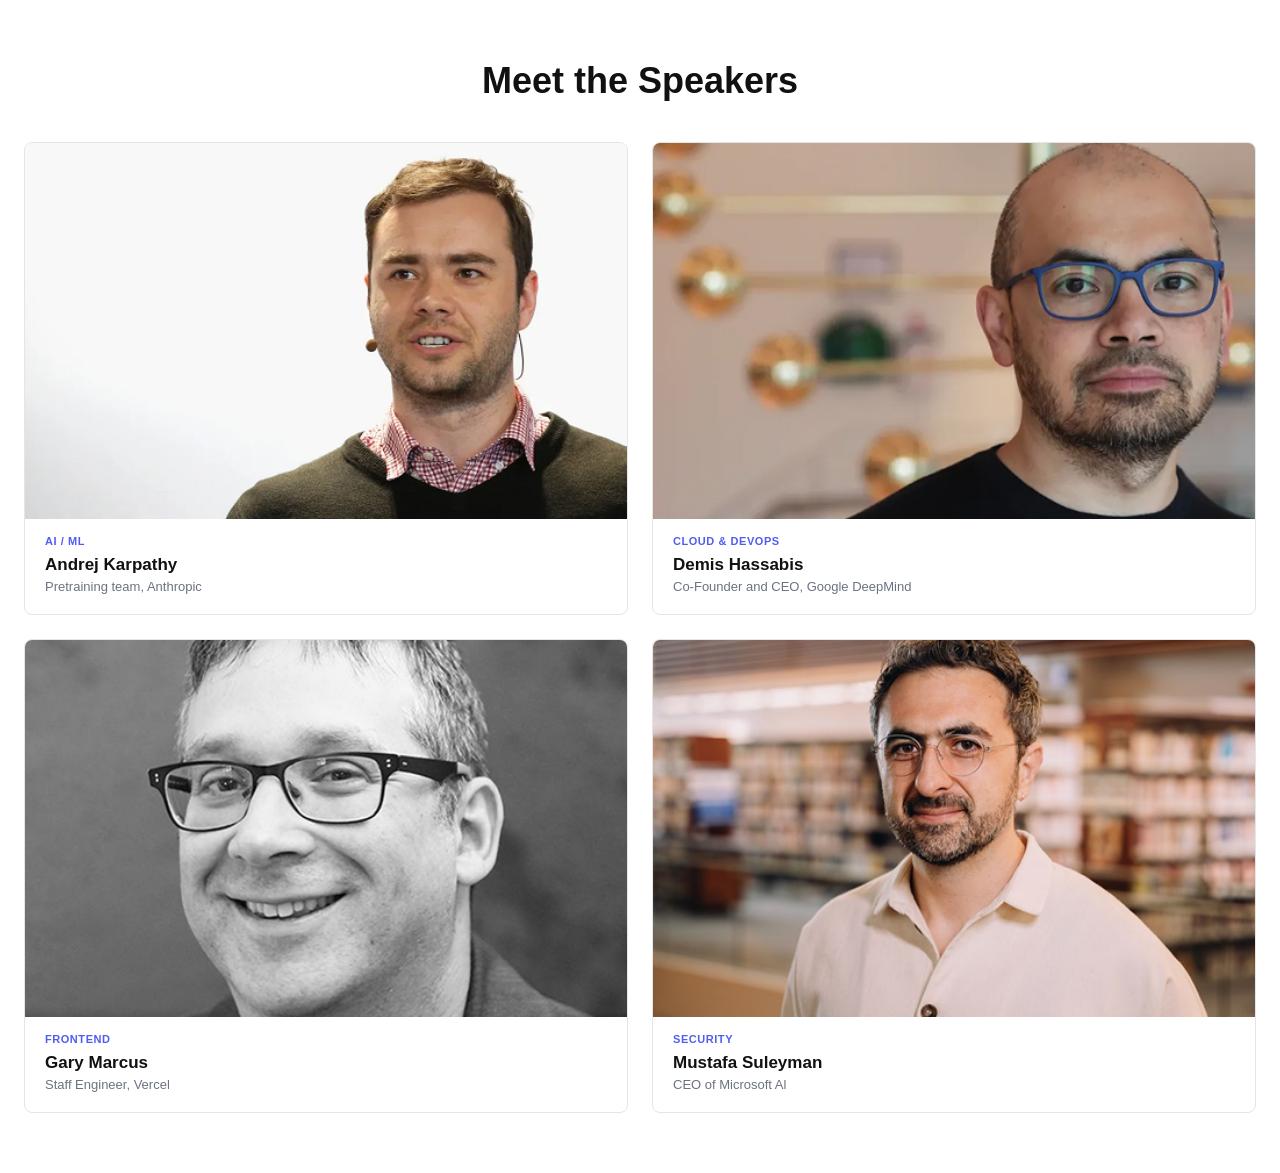
<file: card.html>
<!DOCTYPE html>
<html lang="en">
<head>
<meta charset="UTF-8">
<title>Meet the Speakers</title>
<link rel="stylesheet" href="./card.css">
</head>
<body>

  <h2 class="section-title">Meet the Speakers</h2>

  <div class="speakers-grid">

    <div class="speaker-card">
      <img class="speaker-photo" src="./image/andrej.png" alt="Speaker photo">
      <div class="speaker-info">
        <div class="speaker-tag">AI / ML</div>
        <div class="speaker-name">Andrej Karpathy</div>
        <div class="speaker-role">Pretraining team, Anthropic</div>
      </div>
    </div>

    <div class="speaker-card">
      <img class="speaker-photo" src="./image/demis.png" alt="Speaker photo">
      <div class="speaker-info">
        <div class="speaker-tag">Cloud &amp; DevOps</div>
        <div class="speaker-name">Demis Hassabis</div>
        <div class="speaker-role">Co-Founder and CEO, Google DeepMind</div>
      </div>
    </div>

    <div class="speaker-card">
      <img class="speaker-photo" src="./image/gary.png" alt="Speaker photo">
      <div class="speaker-info">
        <div class="speaker-tag">Frontend</div>
        <div class="speaker-name">Gary Marcus</div>
        <div class="speaker-role">Staff Engineer, Vercel</div>
      </div>
    </div>

    <div class="speaker-card">
      <img class="speaker-photo" src="./image/mustafa.png" alt="Speaker photo">
      <div class="speaker-info">
        <div class="speaker-tag">Security</div>
        <div class="speaker-name">Mustafa Suleyman</div>
        <div class="speaker-role">CEO of Microsoft Al</div>
      </div>
    </div>

  </div>

</body>
</html>
</file>
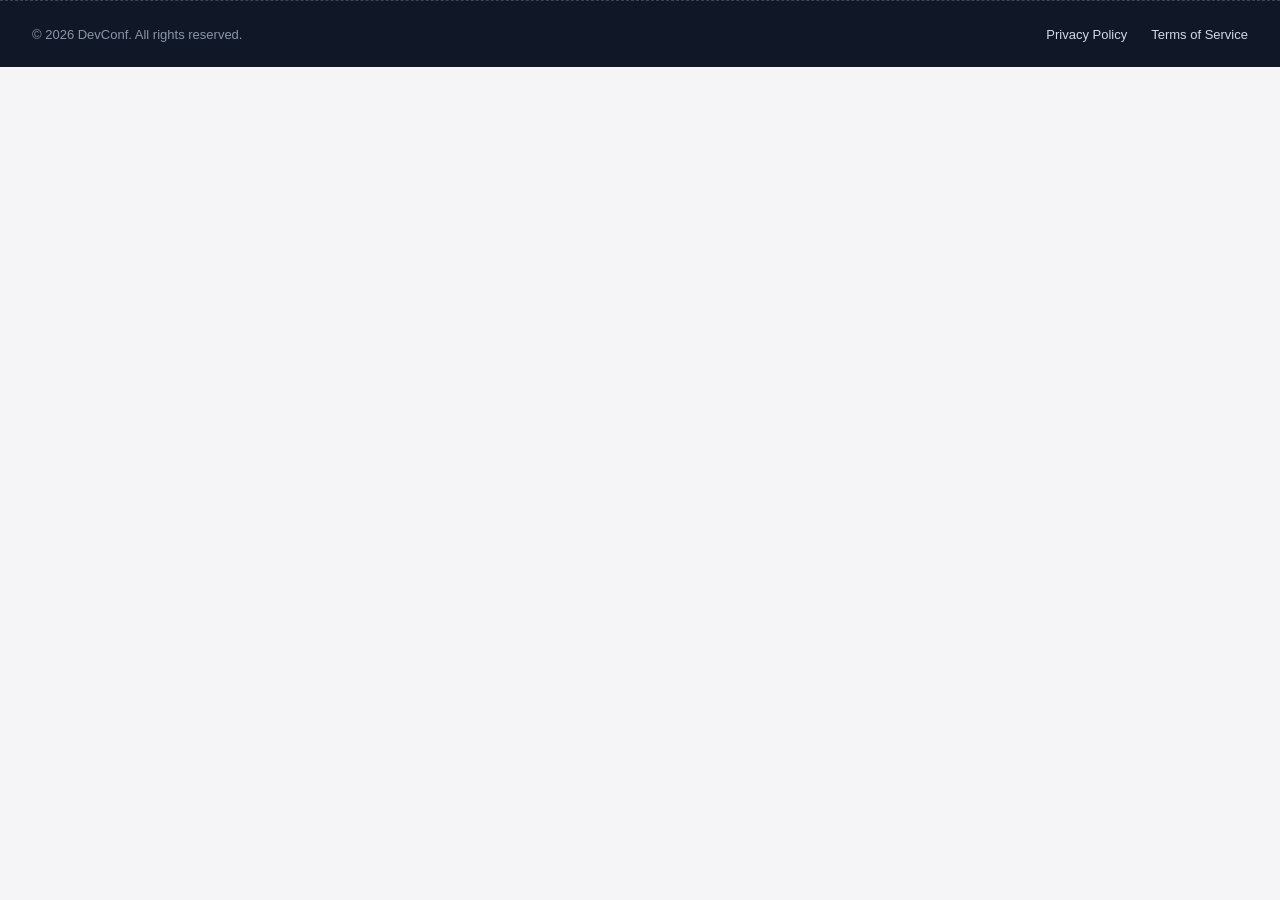
<file: footer.html>
<!DOCTYPE html>
<html lang="en">
<head>
<meta charset="UTF-8">
<meta name="viewport" content="width=device-width, initial-scale=1.0">
<title>DevConf 2026 Footer</title>
<link rel="stylesheet" href="./style.footer.css">
<body>

  <footer class="footer">
    <p class="footer-text">&copy; 2026 DevConf. All rights reserved.</p>

    <ul class="footer-links">

      <li>
        <a href="#privacy">Privacy Policy</a>
    </li>
      <li>
        <a href="#terms">Terms of Service
        </a>
    </li>
    </ul>
  </footer>

</body>
</html>
</file>
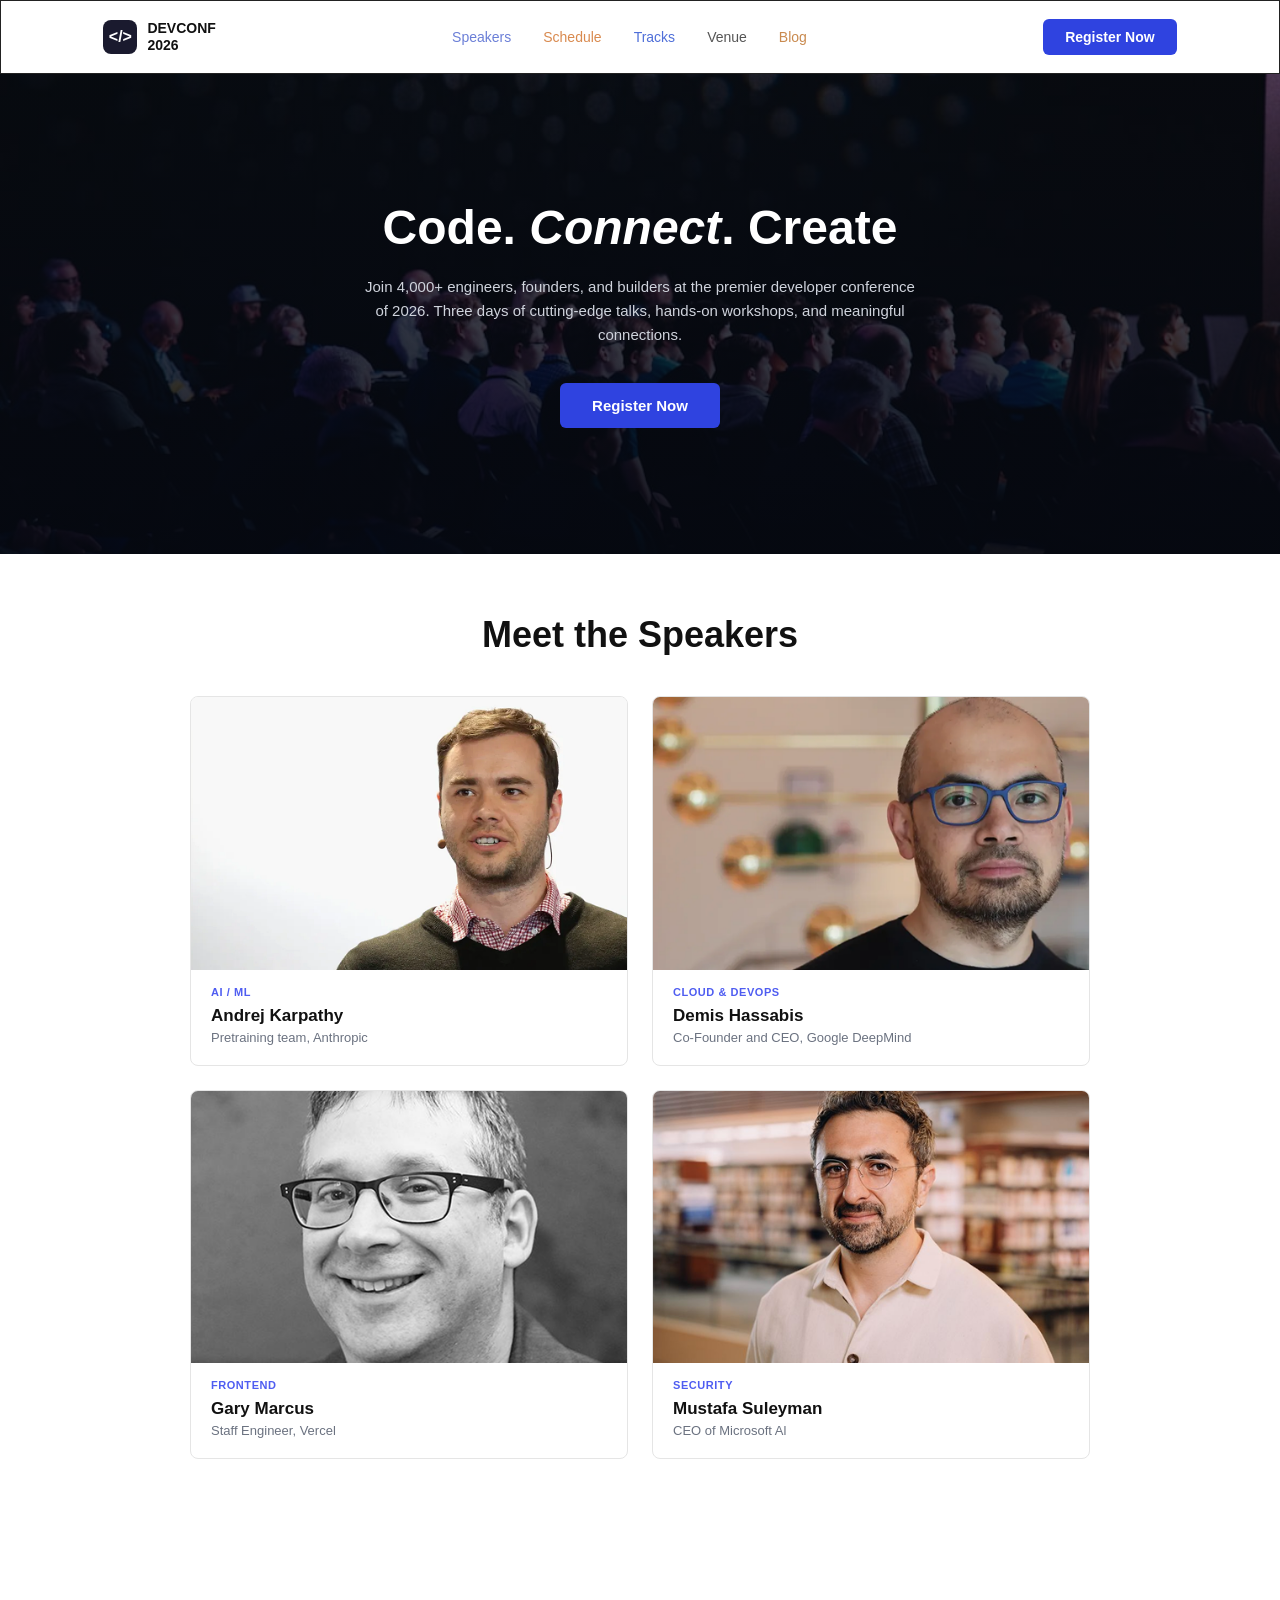
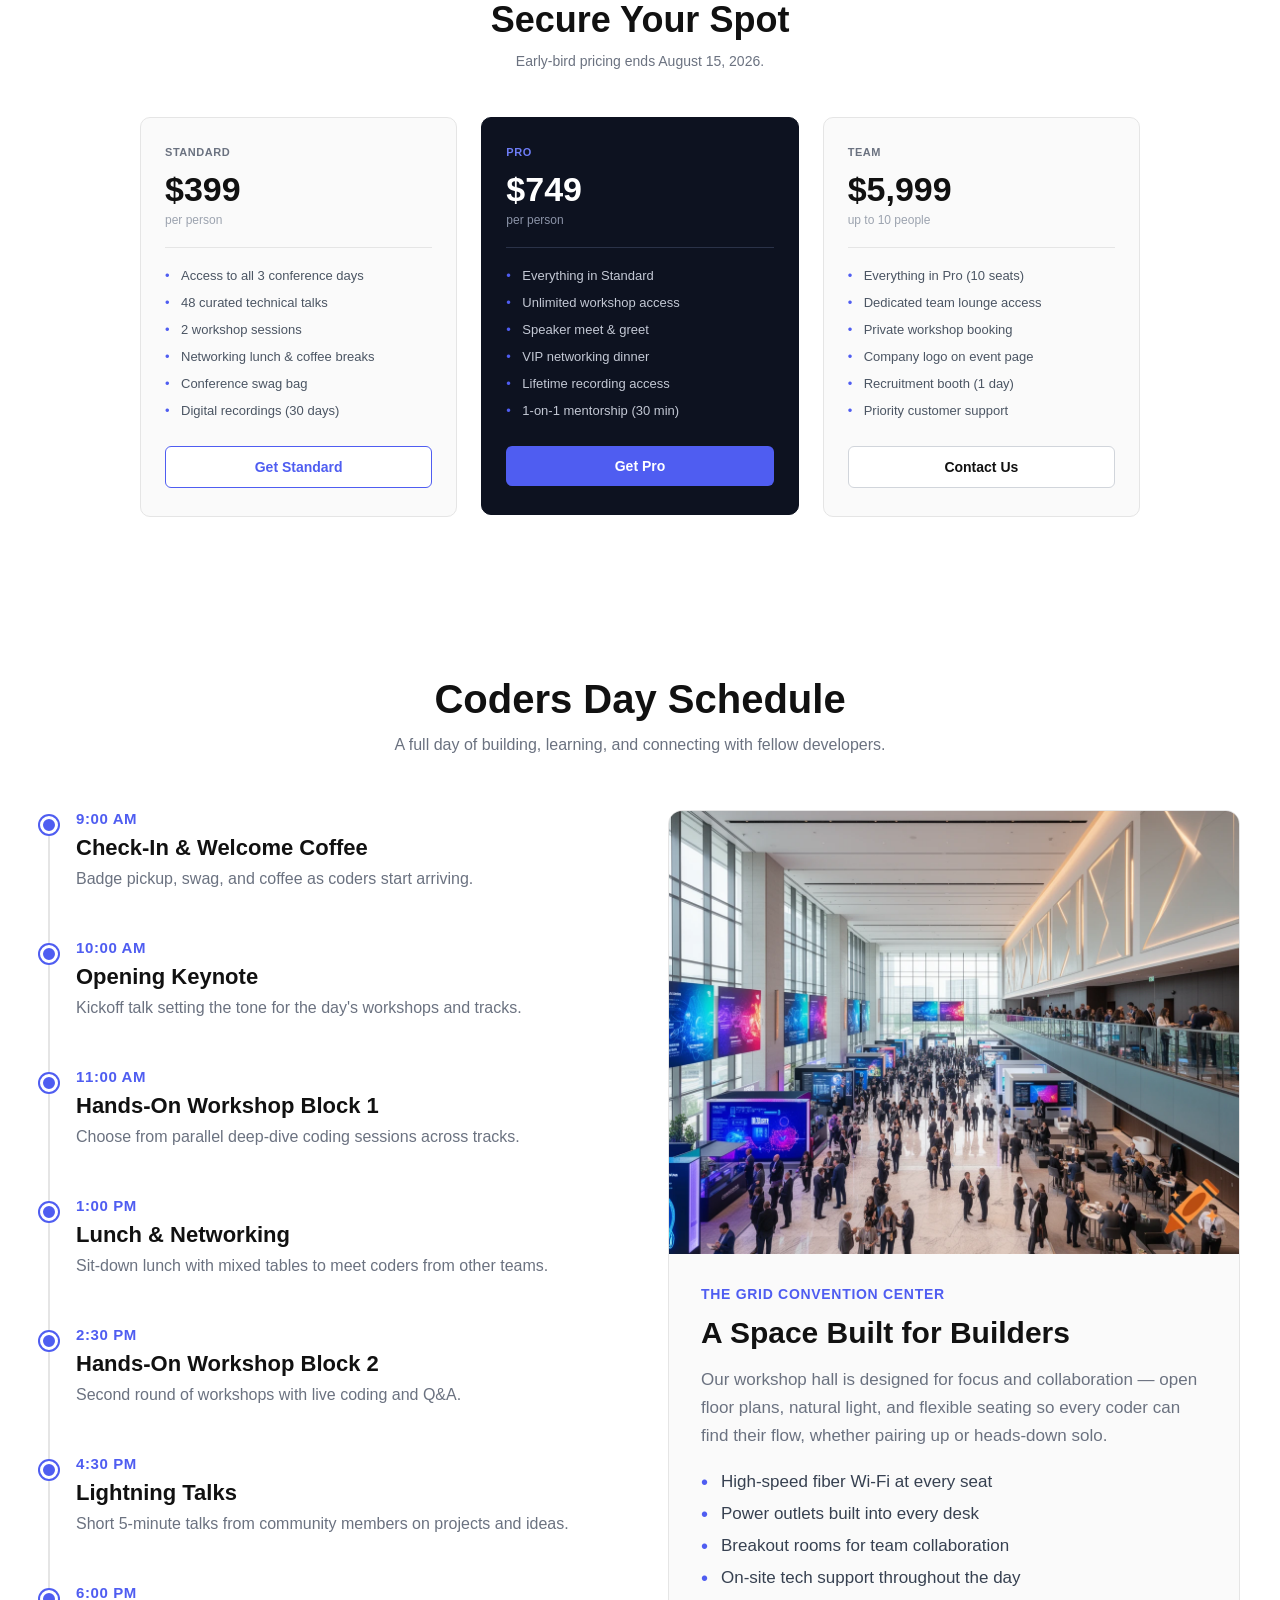
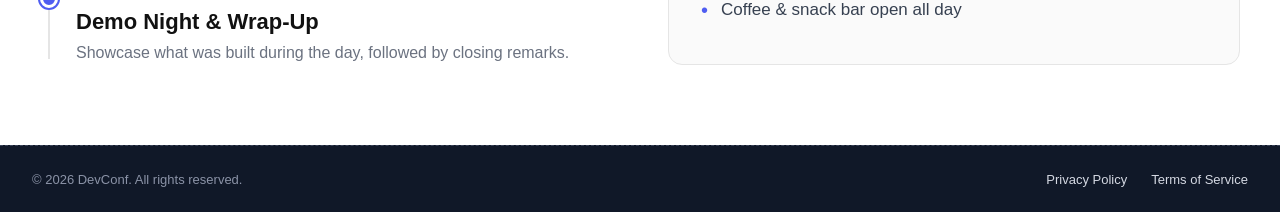
<file: full.index.html>
<!DOCTYPE html>
<html lang="en">
<head>
<meta charset="UTF-8">
<meta name="viewport" content="width=device-width, initial-scale=1.0">
<title>DevConf 2026</title>
<link rel="stylesheet" href="./full.styles.css">
</head>
<body>

  <!-- NAVBAR -->
  <nav class="navbar">
    <div class="logo">
      <div class="logo-icon">&lt;/&gt;</div>
      <div class="logo-text">DEVCONF<br>2026</div>
    </div>

    <ul class="nav-links">
      <li><a class="link-speakers" href="#speakers">Speakers</a></li>
      <li><a class="link-schedule" href="#schedule">Schedule</a></li>
      <li><a class="link-tracks" href="#tracks">Tracks</a></li>
      <li><a class="link-venue" href="#venue">Venue</a></li>
      <li><a class="link-blog" href="#blog">Blog</a></li>
    </ul>

    <button class="cta-btn">Register Now</button>
  </nav>

  <!-- HERO -->
  <section class="hero">
    <div class="hero-content">
      <h1>Code. <em>Connect</em>. Create</h1>
      <p>
        Join 4,000+ engineers, founders, and builders at the premier developer
        conference of 2026. Three days of cutting-edge talks, hands-on workshops,
        and meaningful connections.
      </p>
      <button class="cta-btn hero-cta">Register Now</button>
    </div>
  </section>

  <!-- SPEAKERS -->
  <section class="speakers-section" id="speakers">
    <h2 class="section-title">Meet the Speakers</h2>

  <div class="speakers-grid">

    <div class="speaker-card">
      <img class="speaker-photo" src="./image/andrej.png" alt="Speaker photo">
      <div class="speaker-info">
        <div class="speaker-tag">AI / ML</div>
        <div class="speaker-name">Andrej Karpathy</div>
        <div class="speaker-role">Pretraining team, Anthropic</div>
      </div>
    </div>

    <div class="speaker-card">
      <img class="speaker-photo" src="./image/demis.png" alt="Speaker photo">
      <div class="speaker-info">
        <div class="speaker-tag">Cloud &amp; DevOps</div>
        <div class="speaker-name">Demis Hassabis</div>
        <div class="speaker-role">Co-Founder and CEO, Google DeepMind</div>
      </div>
    </div>

    <div class="speaker-card">
      <img class="speaker-photo" src="./image/gary.png" alt="Speaker photo">
      <div class="speaker-info">
        <div class="speaker-tag">Frontend</div>
        <div class="speaker-name">Gary Marcus</div>
        <div class="speaker-role">Staff Engineer, Vercel</div>
      </div>
    </div>

    <div class="speaker-card">
      <img class="speaker-photo" src="./image/mustafa.png" alt="Speaker photo">
      <div class="speaker-info">
        <div class="speaker-tag">Security</div>
        <div class="speaker-name">Mustafa Suleyman</div>
        <div class="speaker-role">CEO of Microsoft Al</div>
      </div>
    </div>

  </div>

  </section>

  <!-- PRICING -->
  <section class="pricing-section" id="tracks">
    <div class="pricing-header">
      <h2>Secure Your Spot</h2>
      <p>Early-bird pricing ends August 15, 2026.</p>
    </div>

    <div class="pricing-grid">

      <div class="plan-card">
        <div class="plan-label">Standard</div>
        <div class="plan-price">$399</div>
        <div class="plan-unit">per person</div>
        <hr class="plan-divider">
        <ul class="plan-features">
          <li>Access to all 3 conference days</li>
          <li>48 curated technical talks</li>
          <li>2 workshop sessions</li>
          <li>Networking lunch &amp; coffee breaks</li>
          <li>Conference swag bag</li>
          <li>Digital recordings (30 days)</li>
        </ul>
        <button class="plan-btn btn-outline">Get Standard</button>
      </div>

      <div class="plan-card featured">
        <div class="plan-label">Pro</div>
        <div class="plan-price">$749</div>
        <div class="plan-unit">per person</div>
        <hr class="plan-divider">
        <ul class="plan-features">
          <li>Everything in Standard</li>
          <li>Unlimited workshop access</li>
          <li>Speaker meet &amp; greet</li>
          <li>VIP networking dinner</li>
          <li>Lifetime recording access</li>
          <li>1-on-1 mentorship (30 min)</li>
        </ul>
        <button class="plan-btn btn-filled">Get Pro</button>
      </div>

      <div class="plan-card">
        <div class="plan-label">Team</div>
        <div class="plan-price">$5,999</div>
        <div class="plan-unit">up to 10 people</div>
        <hr class="plan-divider">
        <ul class="plan-features">
          <li>Everything in Pro (10 seats)</li>
          <li>Dedicated team lounge access</li>
          <li>Private workshop booking</li>
          <li>Company logo on event page</li>
          <li>Recruitment booth (1 day)</li>
          <li>Priority customer support</li>
        </ul>
        <button class="plan-btn btn-dark-outline">Contact Us</button>
      </div>

    </div>
  </section>

  <!-- CODERS DAY SCHEDULE -->
  <section class="schedule-section" id="schedule">
    <div class="schedule-header">
      <h2>Coders Day Schedule</h2>
      <p>A full day of building, learning, and connecting with fellow developers.</p>
    </div>

    <div class="schedule-layout">

      <div class="timeline">

        <div class="timeline-item">
          <div class="timeline-dot"></div>
          <div class="timeline-time">9:00 AM</div>
          <div class="timeline-title">Check-In &amp; Welcome Coffee</div>
          <div class="timeline-desc">Badge pickup, swag, and coffee as coders start arriving.</div>
        </div>

        <div class="timeline-item">
          <div class="timeline-dot"></div>
          <div class="timeline-time">10:00 AM</div>
          <div class="timeline-title">Opening Keynote</div>
          <div class="timeline-desc">Kickoff talk setting the tone for the day's workshops and tracks.</div>
        </div>

        <div class="timeline-item">
          <div class="timeline-dot"></div>
          <div class="timeline-time">11:00 AM</div>
          <div class="timeline-title">Hands-On Workshop Block 1</div>
          <div class="timeline-desc">Choose from parallel deep-dive coding sessions across tracks.</div>
        </div>

        <div class="timeline-item">
          <div class="timeline-dot"></div>
          <div class="timeline-time">1:00 PM</div>
          <div class="timeline-title">Lunch &amp; Networking</div>
          <div class="timeline-desc">Sit-down lunch with mixed tables to meet coders from other teams.</div>
        </div>

        <div class="timeline-item">
          <div class="timeline-dot"></div>
          <div class="timeline-time">2:30 PM</div>
          <div class="timeline-title">Hands-On Workshop Block 2</div>
          <div class="timeline-desc">Second round of workshops with live coding and Q&amp;A.</div>
        </div>

        <div class="timeline-item">
          <div class="timeline-dot"></div>
          <div class="timeline-time">4:30 PM</div>
          <div class="timeline-title">Lightning Talks</div>
          <div class="timeline-desc">Short 5-minute talks from community members on projects and ideas.</div>
        </div>

        <div class="timeline-item">
          <div class="timeline-dot"></div>
          <div class="timeline-time">6:00 PM</div>
          <div class="timeline-title">Demo Night &amp; Wrap-Up</div>
          <div class="timeline-desc">Showcase what was built during the day, followed by closing remarks.</div>
        </div>

      </div>

      <div class="venue-card" id="venue">
       <img src="./image/venue.webp" alt="venue photo">
        <div class="venue-info">
          <div class="venue-tag">The Grid Convention Center</div>
          <div class="venue-title">A Space Built for Builders</div>
          <p class="venue-desc">
            Our workshop hall is designed for focus and collaboration — open floor plans,
            natural light, and flexible seating so every coder can find their flow,
            whether pairing up or heads-down solo.
          </p>
          <ul class="venue-features">
            <li>High-speed fiber Wi-Fi at every seat</li>
            <li>Power outlets built into every desk</li>
            <li>Breakout rooms for team collaboration</li>
            <li>On-site tech support throughout the day</li>
            <li>Coffee &amp; snack bar open all day</li>
          </ul>
        </div>
      </div>

    </div>
  </section>

  <!-- FOOTER -->
  <footer class="footer" id="blog">
    <p class="footer-text">&copy; 2026 DevConf. All rights reserved.</p>

    <ul class="footer-links">
      <li><a href="#privacy">Privacy Policy</a></li>
      <li><a href="#terms">Terms of Service</a></li>
    </ul>
  </footer>

</body>
</html>
</file>
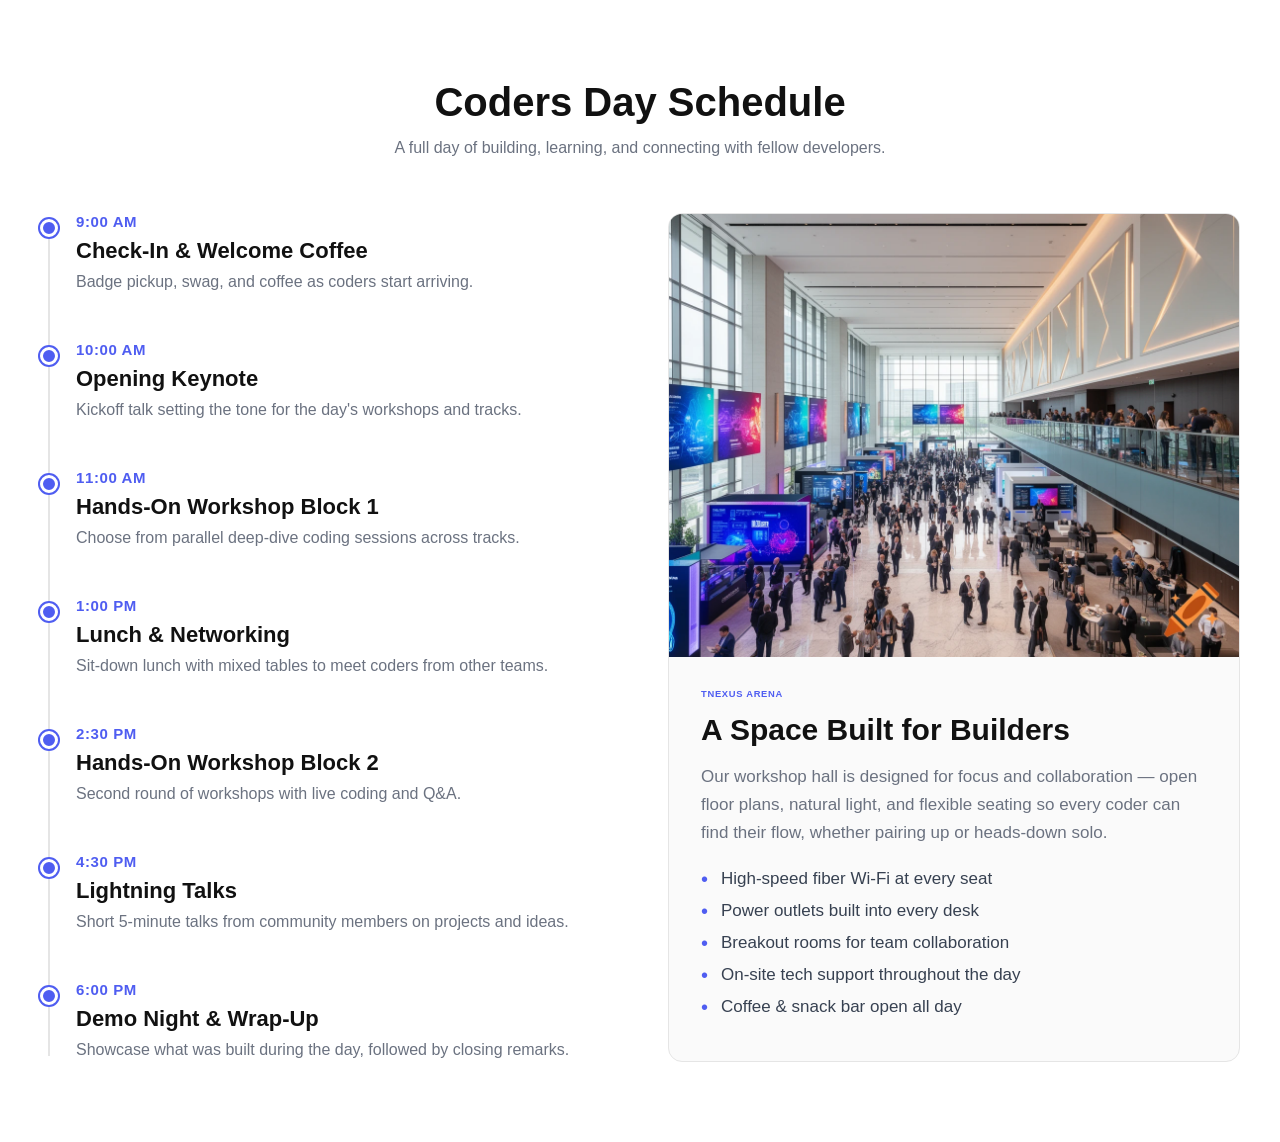
<file: missing section.html>
<!DOCTYPE html>
<html lang="en">
<head>
<meta charset="UTF-8">
<title>Coders Day Schedule</title>
<link rel="stylesheet" href="missing.css">
  </head>
<body>

  <div class="schedule-header">
    <h2>Coders Day Schedule</h2>
    <p>A full day of building, learning, and connecting with fellow developers.</p>
  </div>

  <div class="schedule-layout">

    <!-- Left: Time Schedule -->
    <div class="timeline">

      <div class="timeline-item">
        <div class="timeline-dot"></div>
        <div class="timeline-time">9:00 AM</div>
        <div class="timeline-title">Check-In &amp; Welcome Coffee</div>
        <div class="timeline-desc">Badge pickup, swag, and coffee as coders start arriving.</div>
      </div>

      <div class="timeline-item">
        <div class="timeline-dot"></div>
        <div class="timeline-time">10:00 AM</div>
        <div class="timeline-title">Opening Keynote</div>
        <div class="timeline-desc">Kickoff talk setting the tone for the day's workshops and tracks.</div>
      </div>

      <div class="timeline-item">
        <div class="timeline-dot"></div>
        <div class="timeline-time">11:00 AM</div>
        <div class="timeline-title">Hands-On Workshop Block 1</div>
        <div class="timeline-desc">Choose from parallel deep-dive coding sessions across tracks.</div>
      </div>

      <div class="timeline-item">
        <div class="timeline-dot"></div>
        <div class="timeline-time">1:00 PM</div>
        <div class="timeline-title">Lunch &amp; Networking</div>
        <div class="timeline-desc">Sit-down lunch with mixed tables to meet coders from other teams.</div>
      </div>

      <div class="timeline-item">
        <div class="timeline-dot"></div>
        <div class="timeline-time">2:30 PM</div>
        <div class="timeline-title">Hands-On Workshop Block 2</div>
        <div class="timeline-desc">Second round of workshops with live coding and Q&amp;A.</div>
      </div>

      <div class="timeline-item">
        <div class="timeline-dot"></div>
        <div class="timeline-time">4:30 PM</div>
        <div class="timeline-title">Lightning Talks</div>
        <div class="timeline-desc">Short 5-minute talks from community members on projects and ideas.</div>
      </div>

      <div class="timeline-item">
        <div class="timeline-dot"></div>
        <div class="timeline-time">6:00 PM</div>
        <div class="timeline-title">Demo Night &amp; Wrap-Up</div>
        <div class="timeline-desc">Showcase what was built during the day, followed by closing remarks.</div>
      </div>

    </div>

    <!-- Right: Workshop Venue -->
    <div class="venue-card">
     <img src="./image/venue.webp" alt="venue photo">
      <div class="venue-info">
        <div class="venue-tag"><h6>TNexus Arena</h6></div>
        <div class="venue-title">A Space Built for Builders</div>
        <p class="venue-desc">
          Our workshop hall is designed for focus and collaboration — open floor plans,
          natural light, and flexible seating so every coder can find their flow,
          whether pairing up or heads-down solo.
        </p>
        <ul class="venue-features">
          <li>High-speed fiber Wi-Fi at every seat</li>
          <li>Power outlets built into every desk</li>
          <li>Breakout rooms for team collaboration</li>
          <li>On-site tech support throughout the day</li>
          <li>Coffee &amp; snack bar open all day</li>
        </ul>
      </div>
    </div>

  </div>

</body>
</html>
</file>
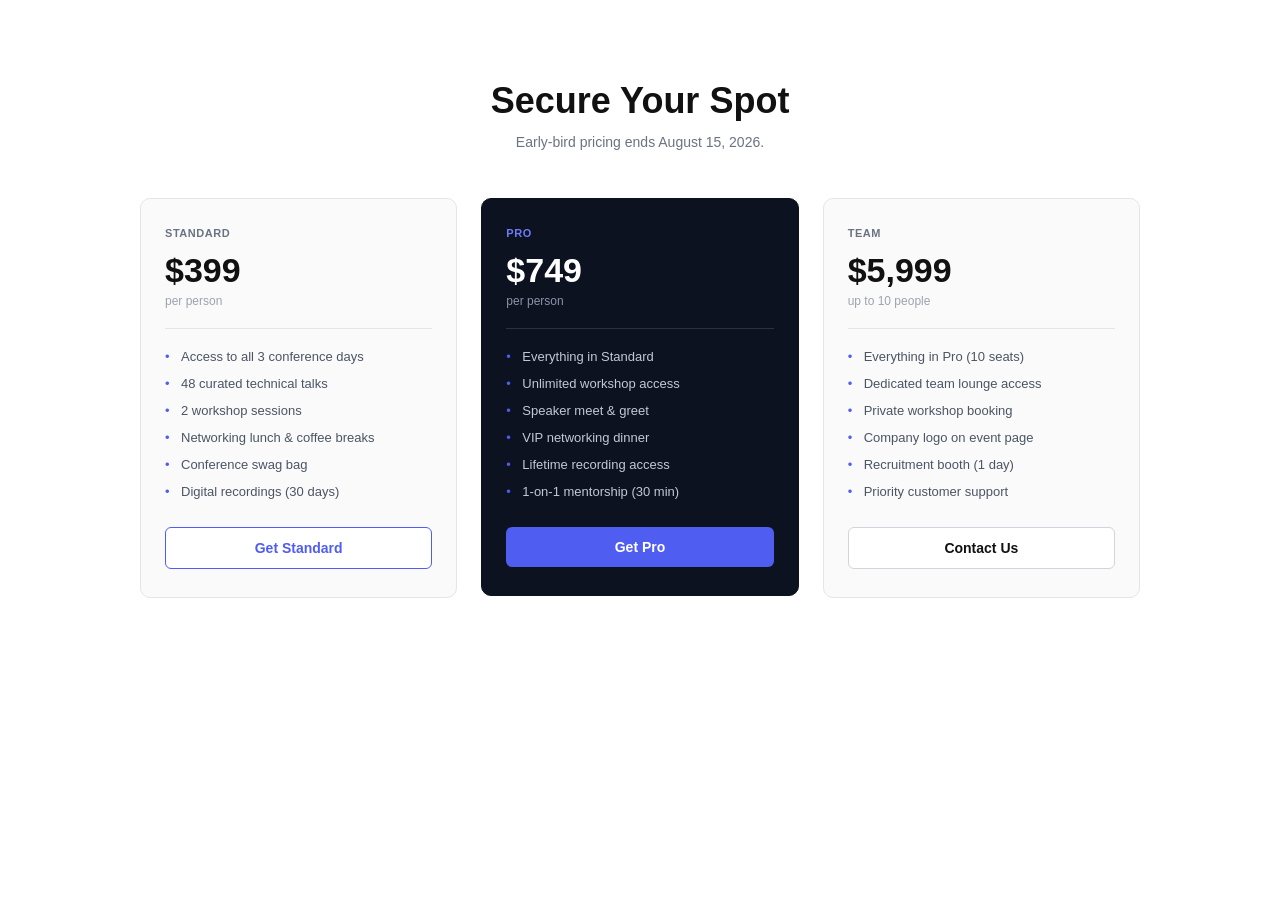
<file: price.html>
<!DOCTYPE html>
<html lang="en">
<head>
<meta charset="UTF-8">
<title> Pricing</title>
<link rel="stylesheet" href="./price.css">
</head>
<body>

  <div class="pricing-header">
    <h2>Secure Your Spot</h2>
    <p>Early-bird pricing ends August 15, 2026.</p>
  </div>

  <div class="pricing-grid">

    <!-- Standard Plan -->
    <div class="plan-card">
      <div class="plan-label">Standard</div>
      <div class="plan-price">$399</div>
      <div class="plan-unit">per person</div>
      <hr class="plan-divider">
      <ul class="plan-features">
        <li>Access to all 3 conference days</li>
        <li>48 curated technical talks</li>
        <li>2 workshop sessions</li>
        <li>Networking lunch &amp; coffee breaks</li>
        <li>Conference swag bag</li>
        <li>Digital recordings (30 days)</li>
      </ul>
      <button class="plan-btn btn-outline">Get Standard</button>
    </div>

    <!-- Pro Plan (Featured) -->
    <div class="plan-card featured">
      <div class="plan-label">Pro</div>
      <div class="plan-price">$749</div>
      <div class="plan-unit">per person</div>
      <hr class="plan-divider">
      <ul class="plan-features">
        <li>Everything in Standard</li>
        <li>Unlimited workshop access</li>
        <li>Speaker meet &amp; greet</li>
        <li>VIP networking dinner</li>
        <li>Lifetime recording access</li>
        <li>1-on-1 mentorship (30 min)</li>
      </ul>
      <button class="plan-btn btn-filled">Get Pro</button>
    </div>

    <!-- Team Plan -->
    <div class="plan-card">
      <div class="plan-label">Team</div>
      <div class="plan-price">$5,999</div>
      <div class="plan-unit">up to 10 people</div>
      <hr class="plan-divider">
      <ul class="plan-features">
        <li>Everything in Pro (10 seats)</li>
        <li>Dedicated team lounge access</li>
        <li>Private workshop booking</li>
        <li>Company logo on event page</li>
        <li>Recruitment booth (1 day)</li>
        <li>Priority customer support</li>
      </ul>
      <button class="plan-btn btn-dark-outline">Contact Us</button>
    </div>

  </div>

</body>
</html>
</file>
<file: card.css>
* {
    margin: 0;
    padding: 0;
    box-sizing: border-box;
  }

  body {
    font-family: -apple-system, BlinkMacSystemFont, "Segoe UI", Roboto, Helvetica, Arial, sans-serif;
    background: #ffffff;
    padding: 60px 24px;
  }

  .section-title {
    text-align: center;
    font-size: 36px;
    font-weight: 800;
    color: #111;
    margin-bottom: 40px;
  }

  .speakers-grid {
    display: grid;
    grid-template-columns: repeat(2, 1fr);
    gap: 24px;
    max-width: 1500px;
    margin: 0 auto;
  }

  .speaker-card {
    border: 1px solid #e5e5e5;
    border-radius: 8px;
    overflow: hidden;
    background: #fff;
  }

  .speaker-photo {
    width: 100%;
    aspect-ratio: 16 / 10;
    object-fit: cover;
    display: block;
    background: #eee; /* fallback if image not loaded */
  }

  .speaker-info {
    padding: 16px 20px 20px;
  }

  .speaker-tag {
    font-size: 11px;
    font-weight: 700;
    letter-spacing: 0.05em;
    text-transform: uppercase;
    color: #4f5df1;
    margin-bottom: 8px;
  }

  .speaker-name {
    font-size: 17px;
    font-weight: 700;
    color: #111;
    margin-bottom: 4px;
  }

  .speaker-role {
    font-size: 13px;
    color: #6b7280;
  }

  /* Responsive */
  @media (max-width: 640px) {
    .speakers-grid {
      grid-template-columns: 1fr;
    }
    .section-title {
      font-size: 28px;
    }
  }
</file>
<file: style.footer.css>
* {
    margin: 0;
    padding: 0;
    box-sizing: border-box;
  }

  body 
  {
    font-family: -apple-system, BlinkMacSystemFont, "Segoe UI", Roboto, Helvetica, Arial, sans-serif;
    background: #f5f5f7;
  }

  .footer 
  {
    display: flex;
    align-items: center;
    justify-content: space-between;
    background: #101828;
    border-top: 1px dashed #3a4459;
    padding: 24px 32px;
  }

  .footer-text 
  {
    font-size: 13px;
    color: #8b93a7;
  }

  .footer-links 
  {
    display: flex;
    align-items: center;
    gap: 24px;
    list-style: none;
  }

  .footer-links a 
  {
    text-decoration: none;
    color: #d4d8e2;
    font-size: 13px;
    font-weight: 500;
    transition: color 0.2s ease;
  }

  .footer-links a:hover,
  .footer-links a:focus-visible 
  {
    color: #ffffff;
  }

  /* Responsive */
  @media (max-width: 600px) 
  {
    .footer {
      flex-direction: column;
      gap: 12px;
      text-align: center;
    }
  }
</file>
<file: full.styles.css>
* {
  margin: 0;
  padding: 0;
  box-sizing: border-box;
}

body {
  font-family: -apple-system, BlinkMacSystemFont, "Segoe UI", Roboto, Helvetica, Arial, sans-serif;
  background: #ffffff;
}

/*NAVBAR*/
.navbar {
  display: flex;
  align-items: center;
  justify-content: space-between;
  padding: 18px 8%;
  background: #ffffff;
  border: 1px solid #222;
}

.logo {
  display: flex;
  align-items: center;
  gap: 10px;
}

.logo-icon {
  width: 34px;
  height: 34px;
  background: #1a1a2e;
  border-radius: 8px;
  display: flex;
  align-items: center;
  justify-content: center;
  color: #ffffff;
  font-size: 16px;
  font-weight: 700;
  flex-shrink: 0;
}

.logo-text {
  font-size: 14px;
  font-weight: 700;
  line-height: 1.25;
  color: #111;
}

.nav-links {
  display: flex;
  align-items: center;
  gap: 32px;
  list-style: none;
}

.nav-links a {
  text-decoration: none;
  font-size: 14px;
  font-weight: 500;
  transition: opacity 0.2s ease;
}

.nav-links a:hover,
.nav-links a:focus-visible {
  opacity: 0.7;
}

.link-speakers { color: #6b7fd7; }
.link-schedule { color: #d98a4f; }
.link-tracks   { color: #4f6fd9; }
.link-venue    { color: #555555; }
.link-blog     { color: #c98a4f; }

.cta-btn {
  background: #2f43e0;
  color: #ffffff;
  border: none;
  padding: 10px 22px;
  border-radius: 6px;
  font-size: 14px;
  font-weight: 600;
  cursor: pointer;
  transition: background 0.2s ease;
  font-family: inherit;
}

.cta-btn:hover,
.cta-btn:focus-visible {
  background: #2536b8;
}

/*HERO*/
.hero {
  position: relative;
  min-height: 480px;
  display: flex;
  flex-direction: column;
  align-items: center;
  justify-content: center;
  text-align: center;
  padding: 60px 24px;
  overflow: hidden;

  background-image:
    linear-gradient(180deg, rgba(5,8,16,0.55) 0%, rgba(5,8,16,0.75) 40%, rgba(5,8,16,0.92) 100%),
    url("banner.jpg");
  background-size: cover;
  background-position: center;
  background-color: #05070d;
}

.hero-content {
  max-width: 640px;
  z-index: 2;
}

.hero h1 {
  color: #ffffff;
  font-size: 48px;
  font-weight: 800;
  line-height: 1.15;
  margin-bottom: 20px;
}

.hero h1 em {
  font-style: italic;
  font-weight: 800;
}

.hero p {
  color: #cfd3dc;
  font-size: 15px;
  line-height: 1.6;
  max-width: 560px;
  margin: 0 auto 36px;
}

.hero-cta {
  padding: 14px 32px;
  font-size: 15px;
  font-weight: 700;
}

/*SPEAKERS*/
.speakers-section {
  padding: 60px 24px;
}

.section-title {
  text-align: center;
  font-size: 36px;
  font-weight: 800;
  color: #111;
  margin-bottom: 40px;
}

.speakers-grid {
  display: grid;
  grid-template-columns: repeat(2, 1fr);
  gap: 24px;
  max-width: 900px;
  margin: 0 auto;
}

.speaker-card {
  border: 1px solid #e5e5e5;
  border-radius: 8px;
  overflow: hidden;
  background: #fff;
}

.speaker-photo {
  width: 100%;
  aspect-ratio: 16 / 10;
  object-fit: cover;
  display: block;
  background: #eee;
}

.speaker-info {
  padding: 16px 20px 20px;
}

.speaker-tag {
  font-size: 11px;
  font-weight: 700;
  letter-spacing: 0.05em;
  text-transform: uppercase;
  color: #4f5df1;
  margin-bottom: 8px;
}

.speaker-name {
  font-size: 17px;
  font-weight: 700;
  color: #111;
  margin-bottom: 4px;
}

.speaker-role {
  font-size: 13px;
  color: #6b7280;
}

/*PRICING SECTION*/
.pricing-section {
  padding: 80px 24px;
}

.pricing-header {
  text-align: center;
  margin-bottom: 48px;
}

.pricing-header h2 {
  font-size: 36px;
  font-weight: 800;
  color: #111;
  margin-bottom: 12px;
}

.pricing-header p {
  font-size: 14px;
  color: #6b7280;
}

.pricing-grid {
  display: grid;
  grid-template-columns: repeat(3, 1fr);
  gap: 24px;
  max-width: 1000px;
  margin: 0 auto;
  align-items: start;
}

.plan-card {
  border: 1px solid #e5e5e5;
  border-radius: 10px;
  padding: 28px 24px;
  background: #fafafa;
}

.plan-card.featured {
  background: #0d1220;
  border-color: #0d1220;
}

.plan-label {
  font-size: 11px;
  font-weight: 700;
  letter-spacing: 0.05em;
  text-transform: uppercase;
  color: #6b7280;
  margin-bottom: 12px;
}

.plan-card.featured .plan-label {
  color: #6d7cf5;
}

.plan-price {
  font-size: 34px;
  font-weight: 800;
  color: #111;
  margin-bottom: 4px;
}

.plan-card.featured .plan-price {
  color: #ffffff;
}

.plan-unit {
  font-size: 12px;
  color: #9ca3af;
  margin-bottom: 20px;
}

.plan-card.featured .plan-unit {
  color: #8b93a7;
}

.plan-divider {
  border: none;
  border-top: 1px solid #e5e5e5;
  margin-bottom: 20px;
}

.plan-card.featured .plan-divider {
  border-top: 1px solid #2a3248;
}

.plan-features {
  list-style: none;
  margin-bottom: 28px;
}

.plan-features li {
  position: relative;
  padding-left: 16px;
  font-size: 13px;
  color: #4b5563;
  margin-bottom: 12px;
}

.plan-card.featured .plan-features li {
  color: #c3c8d4;
}

.plan-features li::before {
  content: "•";
  position: absolute;
  left: 0;
  color: #4f5df1;
}

.plan-btn {
  display: block;
  width: 100%;
  padding: 12px;
  border-radius: 6px;
  font-size: 14px;
  font-weight: 700;
  cursor: pointer;
  text-align: center;
  font-family: inherit;
  transition: opacity 0.2s ease;
}

.plan-btn:hover {
  opacity: 0.85;
}

.btn-outline {
  background: #ffffff;
  color: #4f5df1;
  border: 1px solid #4f5df1;
}

.btn-filled {
  background: #4f5df1;
  color: #ffffff;
  border: none;
}

.btn-dark-outline {
  background: #ffffff;
  color: #111;
  border: 1px solid #d1d5db;
}

/*CODERS DAY SCHEDULE*/
.schedule-section {
  padding: 80px 24px;
  background: #ffffff;
}

.schedule-header {
  text-align: center;
  margin-bottom: 56px;
}

.schedule-header h2 {
  font-size: 40px;
  font-weight: 800;
  color: #111;
  margin-bottom: 14px;
}

.schedule-header p {
  font-size: 16px;
  color: #6b7280;
}

.schedule-layout {
  display: grid;
  grid-template-columns: 1fr 1fr;
  gap: 56px;
  max-width: 1200px;
  margin: 0 auto;
  align-items: stretch;
}

.timeline {
  position: relative;
  padding-left: 36px;
  height: 100%;
  display: flex;
  flex-direction: column;
  justify-content: space-between;
}

.timeline::before {
  content: "";
  position: absolute;
  left: 8px;
  top: 6px;
  bottom: 6px;
  width: 2px;
  background: #e5e5e5;
}

.timeline-item {
  position: relative;
}

.timeline-dot {
  position: absolute;
  left: -36px;
  top: 6px;
  width: 18px;
  height: 18px;
  border-radius: 50%;
  background: #4f5df1;
  border: 3px solid #ffffff;
  box-shadow: 0 0 0 2px #4f5df1;
}

.timeline-time {
  font-size: 15px;
  font-weight: 700;
  letter-spacing: 0.04em;
  text-transform: uppercase;
  color: #4f5df1;
  margin-bottom: 8px;
}

.timeline-title {
  font-size: 22px;
  font-weight: 800;
  color: #111;
  margin-bottom: 6px;
}

.timeline-desc {
  font-size: 16px;
  color: #6b7280;
  line-height: 1.55;
}

.venue-card {
  border-radius: 14px;
  overflow: hidden;
  border: 1px solid #e5e5e5;
  background: #fafafa;
  height: 100%;
  display: flex;
  flex-direction: column;
}

.venue-image {
  width: 100%;
  aspect-ratio: 4 / 3;
  object-fit: cover;
  display: block;
  background: #eee;
}

.venue-info {
  padding: 32px;
  flex: 1;
  display: flex;
  flex-direction: column;
}

.venue-tag {
  font-size: 14px;
  font-weight: 700;
  letter-spacing: 0.05em;
  text-transform: uppercase;
  color: #4f5df1;
  margin-bottom: 14px;
}

.venue-title {
  font-size: 30px;
  font-weight: 800;
  color: #111;
  margin-bottom: 16px;
}

.venue-desc {
  font-size: 17px;
  color: #6b7280;
  line-height: 1.65;
  margin-bottom: 22px;
}

.venue-features {
  list-style: none;
}

.venue-features li {
  position: relative;
  padding-left: 20px;
  font-size: 17px;
  color: #374151;
  margin-bottom: 12px;
  font-weight: 500;
}

.venue-features li::before {
  content: "•";
  position: absolute;
  left: 0;
  color: #4f5df1;
  font-size: 20px;
  line-height: 1;
}

/*FOOTER*/
.footer {
  display: flex;
  align-items: center;
  justify-content: space-between;
  padding: 24px 32px;
  background: #101828;
  border-top: 1px dashed #3a4459;
}

.footer-text {
  font-size: 13px;
  color: #8b93a7;
}

.footer-links {
  display: flex;
  align-items: center;
  gap: 24px;
  list-style: none;
}

.footer-links a {
  text-decoration: none;
  color: #d4d8e2;
  font-size: 13px;
  font-weight: 500;
  transition: color 0.2s ease;
}

.footer-links a:hover,
.footer-links a:focus-visible {
  color: #ffffff;
}

/*RESPONSIVE*/
@media (max-width: 900px) {
  .schedule-layout {
    grid-template-columns: 1fr;
    gap: 40px;
  }
  .timeline {
    height: auto;
    justify-content: flex-start;
    gap: 28px;
  }
  .venue-card {
    height: auto;
  }
  .schedule-header h2 {
    font-size: 30px;
  }
  .venue-title {
    font-size: 24px;
  }
  .timeline-title {
    font-size: 19px;
  }
}

@media (max-width: 800px) {
  .pricing-grid {
    grid-template-columns: 1fr;
    max-width: 400px;
  }
}

@media (max-width: 768px) {
  .navbar {
    flex-wrap: wrap;
    gap: 16px;
  }
  .nav-links {
    order: 3;
    width: 100%;
    justify-content: center;
    gap: 20px;
    flex-wrap: wrap;
  }
}

@media (max-width: 640px) {
  .hero {
    min-height: 420px;
    padding: 48px 20px;
  }
  .hero h1 {
    font-size: 32px;
  }
  .hero p {
    font-size: 14px;
  }
  .speakers-grid {
    grid-template-columns: 1fr;
  }
  .section-title {
    font-size: 28px;
  }
}

@media (max-width: 600px) {
  .footer {
    flex-direction: column;
    gap: 12px;
    text-align: center;
  }
}
</file>
<file: missing.css>
* {
    margin: 0;
    padding: 0;
    box-sizing: border-box;
  }

  body {
    font-family: -apple-system, BlinkMacSystemFont, "Segoe UI", Roboto, Helvetica, Arial, sans-serif;
    background: #ffffff;
    padding: 80px 24px;
  }

  .schedule-header {
    text-align: center;
    margin-bottom: 56px;
  }

  .schedule-header h2 {
    font-size: 40px;
    font-weight: 800;
    color: #111;
    margin-bottom: 14px;
  }

  .schedule-header p {
    font-size: 16px;
    color: #6b7280;
  }

  .schedule-layout {
    display: grid;
    grid-template-columns: 1fr 1fr;
    gap: 56px;
    max-width: 1200px;
    margin: 0 auto;
    align-items: stretch;
  }

  /* ---------- Left: Timeline ---------- */
  .timeline {
    position: relative;
    padding-left: 36px;
    height: 100%;
    display: flex;
    flex-direction: column;
    justify-content: space-between;
  }

  .timeline::before {
    content: "";
    position: absolute;
    left: 8px;
    top: 6px;
    bottom: 6px;
    width: 2px;
    background: #e5e5e5;
  }

  .timeline-item {
    position: relative;
  }

  .timeline-dot {
    position: absolute;
    left: -36px;
    top: 6px;
    width: 18px;
    height: 18px;
    border-radius: 50%;
    background: #4f5df1;
    border: 3px solid #ffffff;
    box-shadow: 0 0 0 2px #4f5df1;
  }

  .timeline-time {
    font-size: 15px;
    font-weight: 700;
    letter-spacing: 0.04em;
    text-transform: uppercase;
    color: #4f5df1;
    margin-bottom: 8px;
  }

  .timeline-title {
    font-size: 22px;
    font-weight: 800;
    color: #111;
    margin-bottom: 6px;
  }

  .timeline-desc {
    font-size: 16px;
    color: #6b7280;
    line-height: 1.55;
  }

  /* ---------- Right: Venue Showcase ---------- */
  .venue-card {
    border-radius: 14px;
    overflow: hidden;
    border: 1px solid #e5e5e5;
    background: #fafafa;
    height: 100%;
    display: flex;
    flex-direction: column;
  }

  .venue-image {
    width: 100%;
    aspect-ratio: 4 / 3;
    object-fit: cover;
    display: block;
    background: #eee;
  }

  .venue-info {
    padding: 32px;
    flex: 1;
    display: flex;
    flex-direction: column;
  }

  .venue-tag {
    font-size: 14px;
    font-weight: 700;
    letter-spacing: 0.05em;
    text-transform: uppercase;
    color: #4f5df1;
    margin-bottom: 14px;
  }

  .venue-title {
    font-size: 30px;
    font-weight: 800;
    color: #111;
    margin-bottom: 16px;
  }

  .venue-desc {
    font-size: 17px;
    color: #6b7280;
    line-height: 1.65;
    margin-bottom: 22px;
  }

  .venue-features {
    list-style: none;
  }

  .venue-features li {
    position: relative;
    padding-left: 20px;
    font-size: 17px;
    color: #374151;
    margin-bottom: 12px;
    font-weight: 500;
  }

  .venue-features li::before {
    content: "•";
    position: absolute;
    left: 0;
    color: #4f5df1;
    font-size: 20px;
    line-height: 1;
  }

  /* Responsive */
  @media (max-width: 900px) {
    .schedule-layout {
      grid-template-columns: 1fr;
      gap: 40px;
    }
    .timeline {
      height: auto;
      justify-content: flex-start;
      gap: 28px;
    }
    .venue-card {
      height: auto;
    }
    .schedule-header h2 {
      font-size: 30px;
    }
    .venue-title {
      font-size: 24px;
    }
    .timeline-title {
      font-size: 19px;
    }
  }
</file>
<file: price.css>
* {
    margin: 0;
    padding: 0;
    box-sizing: border-box;
  }

  body {
    font-family: -apple-system, BlinkMacSystemFont, "Segoe UI", Roboto, Helvetica, Arial, sans-serif;
    background: #ffffff;
    padding: 80px 24px;
  }

  .pricing-header {
    text-align: center;
    margin-bottom: 48px;
  }

  .pricing-header h2 {
    font-size: 36px;
    font-weight: 800;
    color: #111;
    margin-bottom: 12px;
  }

  .pricing-header p {
    font-size: 14px;
    color: #6b7280;
  }

  .pricing-grid {
    display: grid;
    grid-template-columns: repeat(3, 1fr);
    gap: 24px;
    max-width: 1000px;
    margin: 0 auto;
    align-items: start;
  }

  .plan-card {
    border: 1px solid #e5e5e5;
    border-radius: 10px;
    padding: 28px 24px;
    background: #fafafa;
  }

  .plan-card.featured {
    background: #0d1220;
    border-color: #0d1220;
  }

  .plan-label {
    font-size: 11px;
    font-weight: 700;
    letter-spacing: 0.05em;
    text-transform: uppercase;
    color: #6b7280;
    margin-bottom: 12px;
  }

  .plan-card.featured .plan-label {
    color: #6d7cf5;
  }

  .plan-price {
    font-size: 34px;
    font-weight: 800;
    color: #111;
    margin-bottom: 4px;
  }

  .plan-card.featured .plan-price {
    color: #ffffff;
  }

  .plan-unit {
    font-size: 12px;
    color: #9ca3af;
    margin-bottom: 20px;
  }

  .plan-card.featured .plan-unit {
    color: #8b93a7;
  }

  .plan-divider {
    border: none;
    border-top: 1px solid #e5e5e5;
    margin-bottom: 20px;
  }

  .plan-card.featured .plan-divider {
    border-top: 1px solid #2a3248;
  }

  .plan-features {
    list-style: none;
    margin-bottom: 28px;
  }

  .plan-features li {
    position: relative;
    padding-left: 16px;
    font-size: 13px;
    color: #4b5563;
    margin-bottom: 12px;
  }

  .plan-card.featured .plan-features li {
    color: #c3c8d4;
  }

  .plan-features li::before {
    content: "•";
    position: absolute;
    left: 0;
    color: #4f5df1;
  }

  .plan-btn {
    display: block;
    width: 100%;
    padding: 12px;
    border-radius: 6px;
    font-size: 14px;
    font-weight: 700;
    cursor: pointer;
    text-align: center;
    font-family: inherit;
    transition: opacity 0.2s ease;
  }

  .plan-btn:hover {
    opacity: 0.85;
  }

  .btn-outline {
    background: #ffffff;
    color: #4f5df1;
    border: 1px solid #4f5df1;
  }

  .btn-filled {
    background: #4f5df1;
    color: #ffffff;
    border: none;
  }

  .btn-dark-outline {
    background: #ffffff;
    color: #111;
    border: 1px solid #d1d5db;
  }

  /* Responsive */
  @media (max-width: 800px) {
    .pricing-grid {
      grid-template-columns: 1fr;
      max-width: 400px;
    }
  }
</file>
